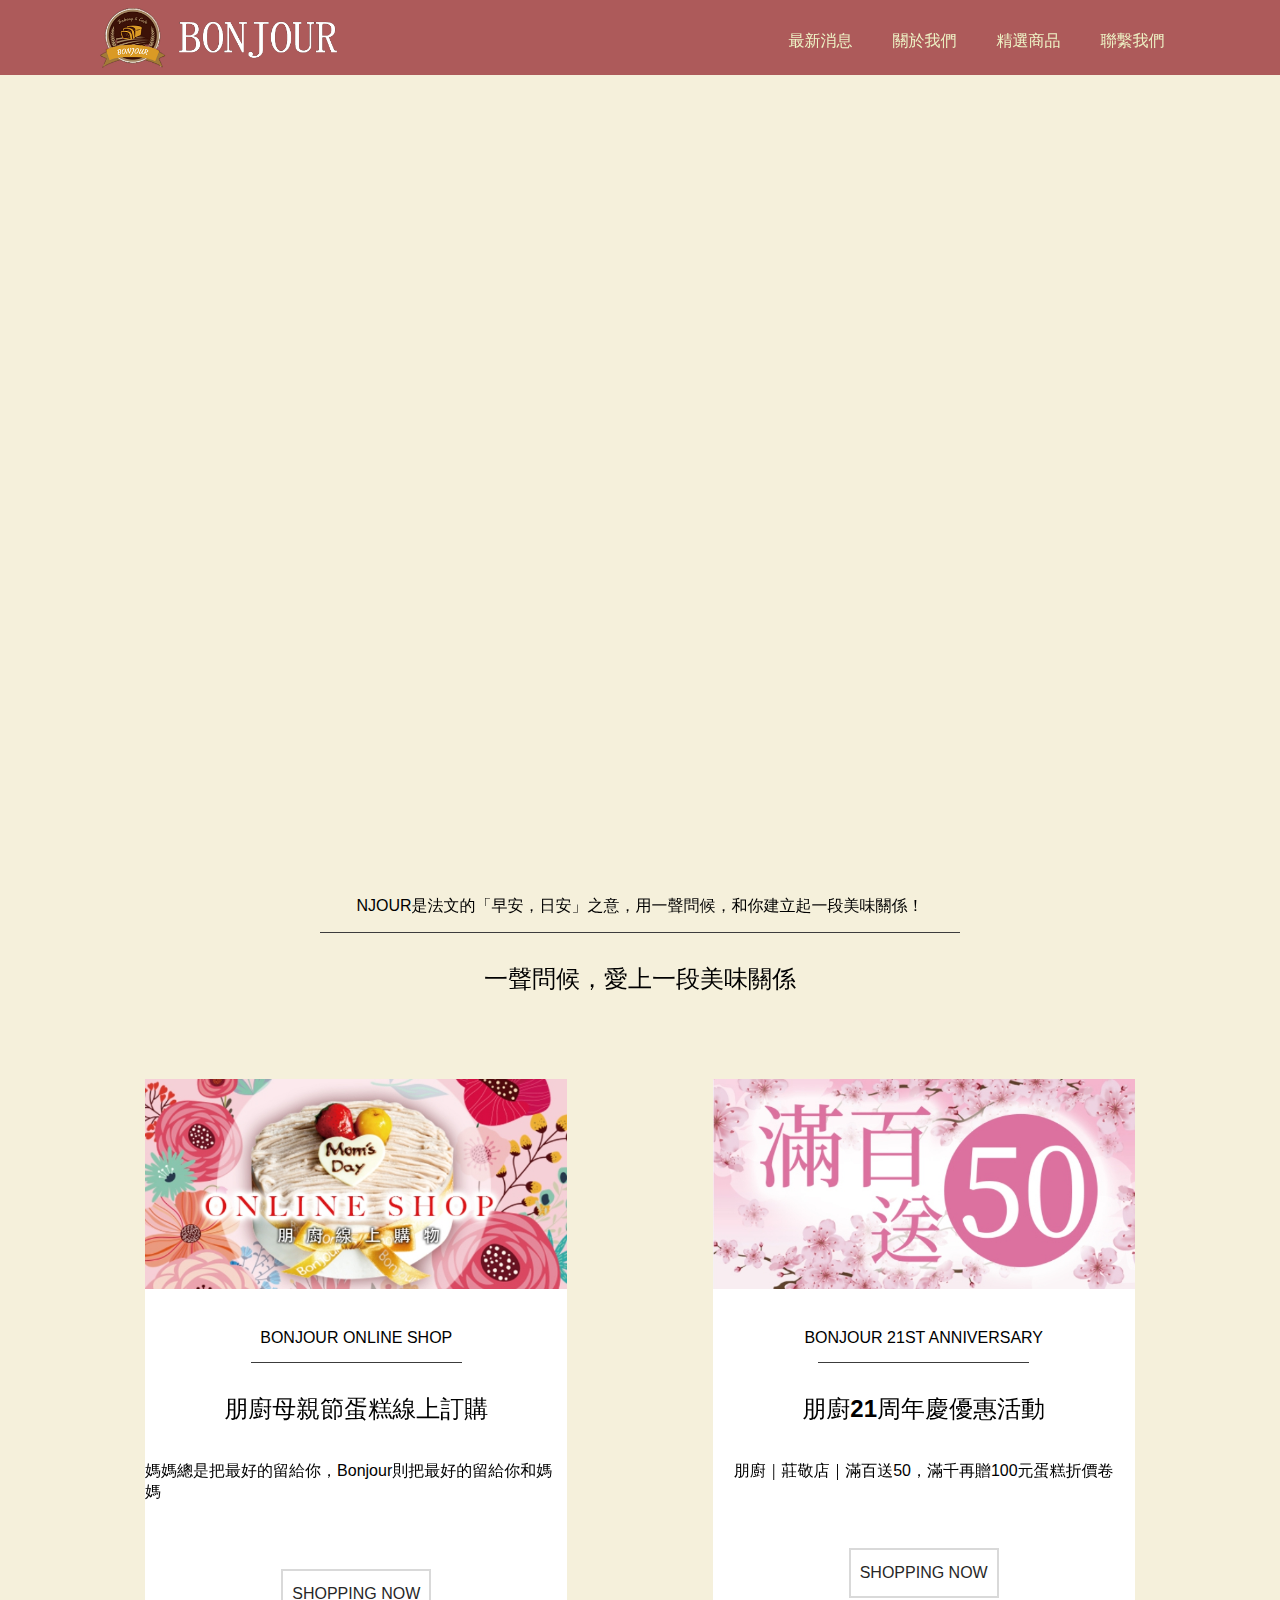
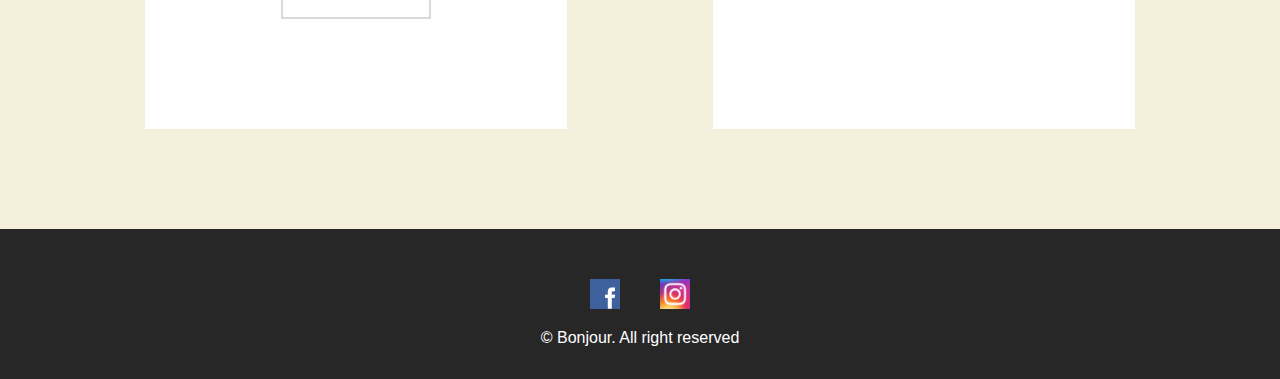
<file: 期中專題bonjour/index.html>
<!DOCTYPE html>
<html>
<head>
    <title>專題Bonjour!朋廚烘焙坊</title>
    <meta charset="UTF-8">
    <meta name="viewport" content="width=device-width, initial-scale=1.0">
    <link rel="stylesheet" href="https://necolas.github.io/normalize.css/">
    <link rel="stylesheet"  type="text/css" href="css/style.css">
</head>
<body>
    <header class="header">
        <h1 href class="title">
          <a href="index.html" >
            <img src="./img/logo3.png" class="title_img"/>
          </a>
        </h1>
          <div class="header_right">
            <nav class="nav">
              <ul class="nav_box">
                <li class="nav_item">
                  <a href="#sales" class="nav_item_link">最新消息</a>
                </li>
                <li class="nav_item">
                  <a href="about.html" class="nav_item_link">關於我們</a>
                </li>
                <li class="nav_item">
                  <a href="menu.html" class="nav_item_link">精選商品</a>
                </li>
                <li class="nav_item">
                  <a href="https://www.facebook.com/bonjour1999/" class="nav_item_link">聯繫我們</a>
                </li>
              </ul>
            </nav>
          </div>
      </header>
    
        <div class="slider_container" style="display: flex; justify-content: center;">
            <div>
                <img class="top_img" src="img/hp1.jpg" alt="pure css3 slider" />
                <span class="info"></span>
            </div>
            <div>
                <img class="top_img" src="img/hp2.jpg" alt="pure css3 slider" />
                <span class="info"></span>
            </div>
            <div>
                <img class="top_img" src="img/hp3.jpg" alt="pure css3 slider" />
                <span class="info"></span>
            </div>
            <div>
                <img class="top_img" src="img/hp4.jpg" alt="pure css3 slider" />
                <span class="info"></span>
            </div>
            <div>
                <img class="top_img" src="img/hp5.jpg" alt="pure css3 slider" />
                <span class="info"></span>
            </div>
        </div>
    
    <div class="slogan">
        <div><a>NJOUR是法文的「早安，日安」之意，用一聲問候，和你建立起一段美味關係！</a> </div>
        <div class="seperation"></div>
        <div><h2>一聲問候，愛上一段美味關係</h2></div>
    </div>
    <div class = "topSales" id="sales">
            <div class = "grid-style">
                <div class ="box">
                    <img class="salesPic"src =./img/left.jpg alt>
                    <div class="content">
                        <header class="align-center">
                            <a>BONJOUR ONLINE SHOP</a>
                            <div class="seperation"></div>
                            <h2>朋廚母親節蛋糕線上訂購</h2>
                            <p>媽媽總是把最好的留給你，Bonjour則把最好的留給你和媽媽</p>
                        </header>
                        <footer class="align-center">
                            <a class="button" style="text-decoration:none;" href="https://bonjour.oddle.me/zh_tw">SHOPPING NOW</a>
                        </footer>
                    </div>
                </div>
                <div class ="box">
                    <img class="salesPic" src =./img/right.jpg>
                    <div class="content">
                        <header class="align-center">
                            <a>BONJOUR 21ST ANNIVERSARY</a>
                            <div class="seperation"></div>
                            <h2>朋廚21周年慶優惠活動</h2>
                            <p>朋廚｜莊敬店｜滿百送50，滿千再贈100元蛋糕折價卷</p>
                        </header>
                        <footer class="align-center">
                            <a class="button" style="text-decoration:none;" href="https://www.e-bonjour.com.tw/news2.html">SHOPPING NOW</a>
                        </footer>
                    </div>
                </div>
            </div>
    </div>
    <footer id = "footer">
        <div class="icon">
            <a href="https://www.facebook.com/bonjour1999/"><img class="imgicon" src="img/fb.png" > </a>     
            <a href="https://www.instagram.com/bonjourmylife/?hl=zh-tw"><img class="imgicon"src="img/ig.png"></a>
        </div>
        <p class="copyright"> &copy; Bonjour. All right reserved</p>
    </footer>
</body>

</html>
</file>
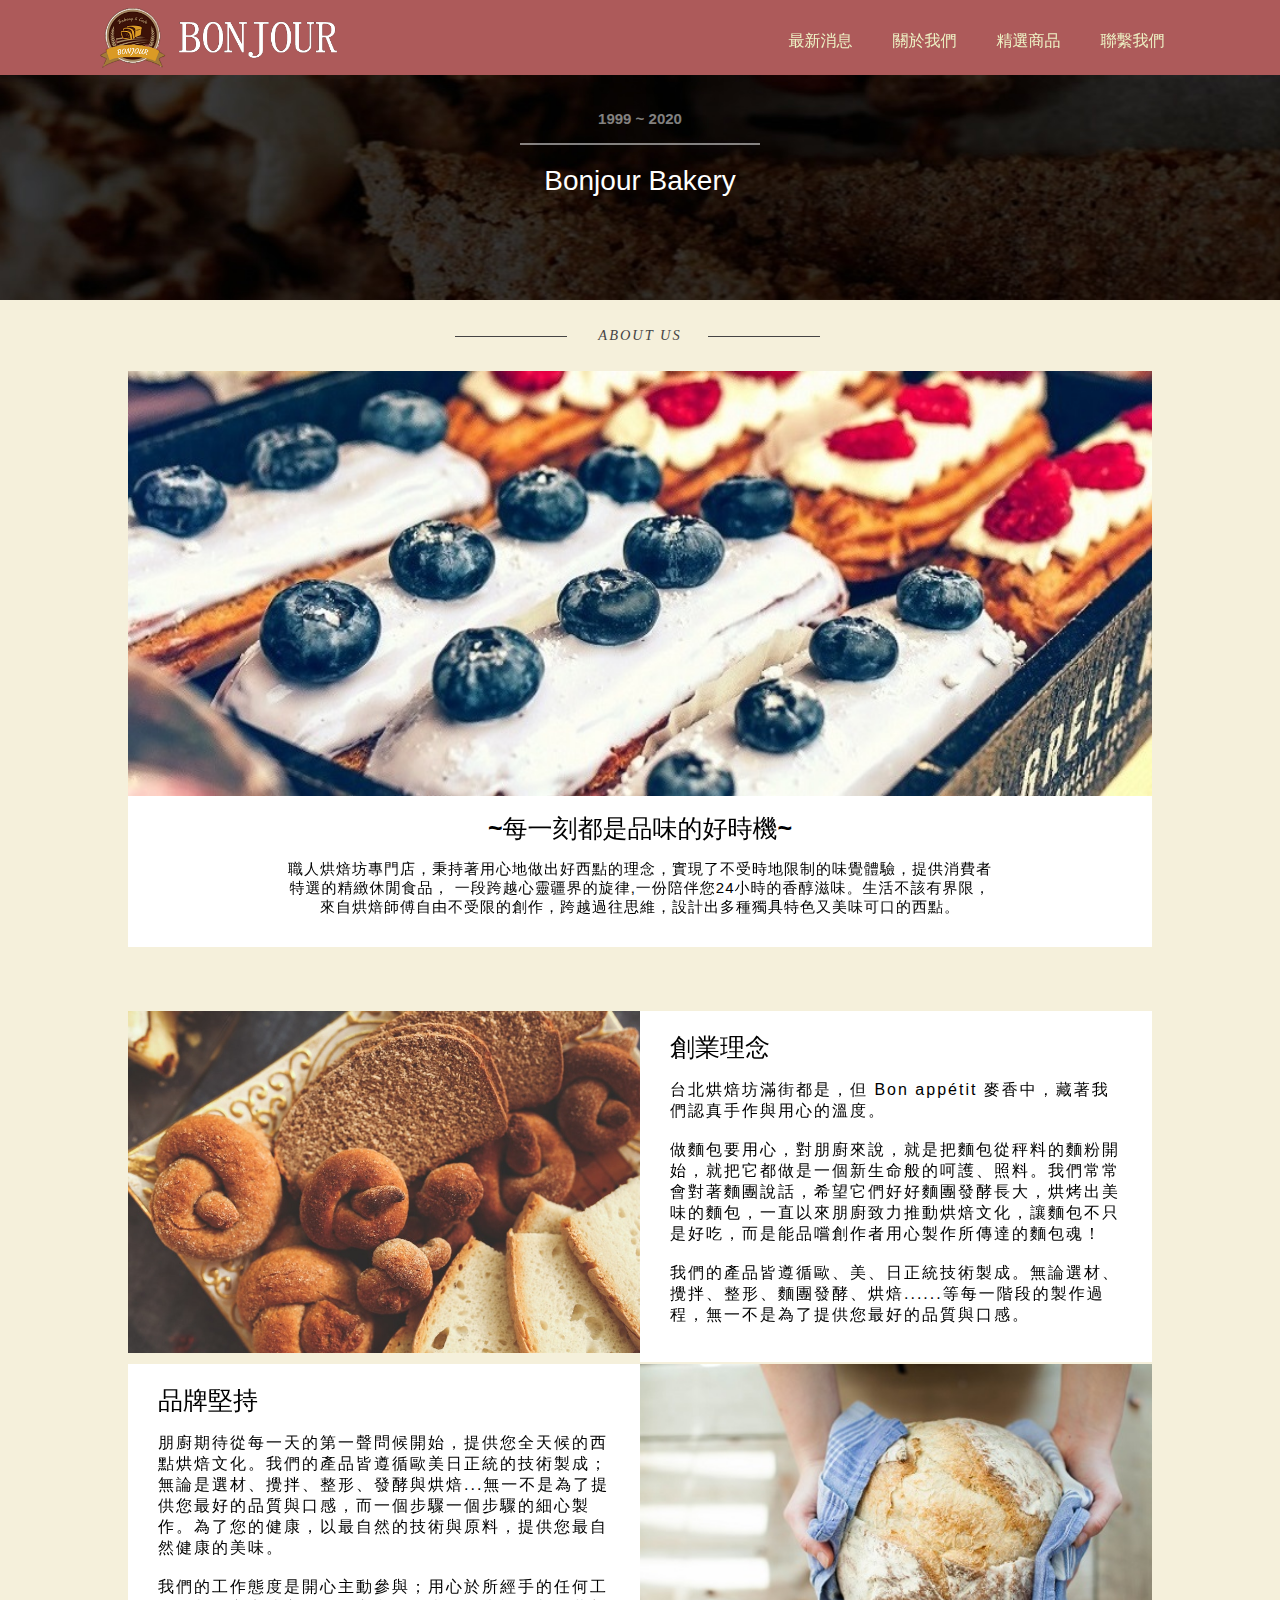
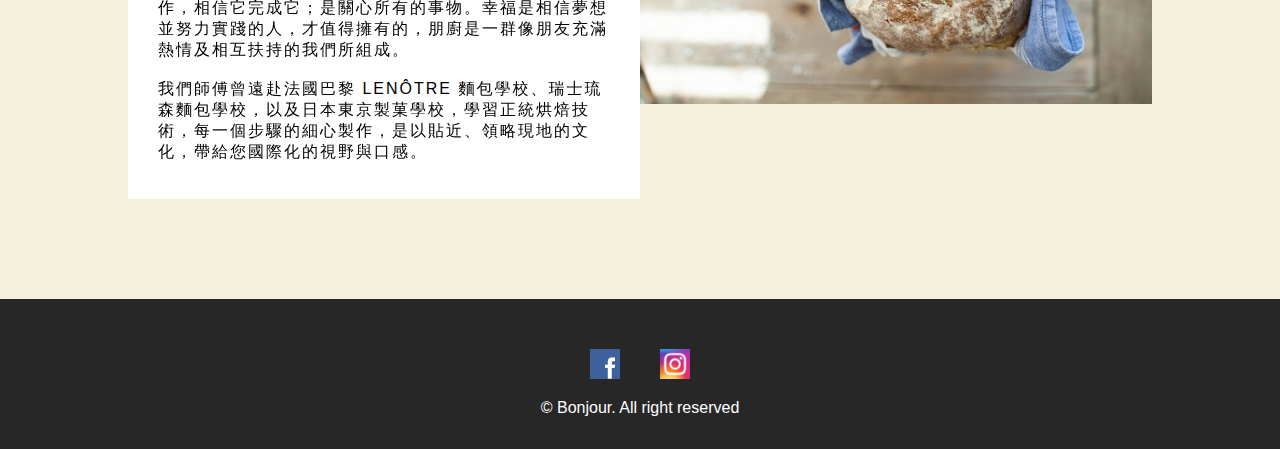
<file: 期中專題bonjour/about.html>
<!doctype html>
<html>
  <head>
    <link rel="icon" href="./img/logo1.png" type="image/x-icon">
    <link href="css/style2.css" rel=stylesheet type="text/css">
    <title>Bonjour! 朋廚</title>
  </head>
  <body class="bg body">
    <header class="header">
      <h1 href class="title">
        <a href="index.html" >
          <img src="./img/logo3.png" class="title_img"/>
        </a>
      </h1>
        <div class="header_right">
          <nav class="nav">
            <ul class="nav_box">
              <li class="nav_item">
                <a href="index.html#sales" class="nav_item_link">最新消息</a>
              </li>
              <li class="nav_item">
                <a href="about.html" class="nav_item_link">關於我們</a>
              </li>
              <li class="nav_item">
                <a href="menu.html" class="nav_item_link">精選商品</a>
              </li>
              <li class="nav_item">
                <a href="https://www.facebook.com/bonjour1999/" class="nav_item_link">聯繫我們</a>
              </li>
            </ul>
          </nav>
        </div>
    </header>
    <div class="top_content">
      <img src="./img/1.jpeg" class="img_1">
      <div class="top_text">
        <p class="top_text1">1999 ~ 2020</p>
        <div class="seperation"></div>
        <p class="top_text2">Bonjour Bakery</p>
      </div>
    </div>
    
    <div class="rect">  
      <div class="horizon"></div>
      <div class="about_box">
        <p class="about">ABOUT US</p>
      </div>
      <div class="horizon2"></div>
    </div>
    <div class="mid_content">
      <img src="./img/2.jpg" class="img_2">
      <div class="img2_text">
        <span class="title1_text">~每一刻都是品味的好時機~</span>
        <p class="text1">職人烘焙坊專門店，秉持著用心地做出好西點的理念，實現了不受時地限制的味覺體驗，提供消費者特選的精緻休閒食品，
          一段跨越心靈疆界的旋律,一份陪伴您24小時的香醇滋味。生活不該有界限，
          來自烘焙師傅自由不受限的創作，跨越過往思維，設計出多種獨具特色又美味可口的西點。
        </p>
      </div>
    </div>
    <div class="bottom_content">
      <div class="bottom1">
        <img src="./img/3.jpg" class="img_3">
        <div class="img3_box_text">
          <span class="title2_text">創業理念</span>
          <p class="text2">台北烘焙坊滿街都是，但 Bon appétit 麥香中，藏著我們認真手作與用心的溫度。<br><br>
  
            做麵包要用心，對朋廚來說，就是把麵包從秤料的麵粉開始，就把它都做是一個新生命般的呵護、照料。我們常常會對著麵團說話，希望它們好好麵團發酵長大，烘烤出美味的麵包，一直以來朋廚致力推動烘焙文化，讓麵包不只是好吃，而是能品嚐創作者用心製作所傳達的麵包魂！<br><br>
            我們的產品皆遵循歐、美、日正統技術製成。無論選材、攪拌、整形、麵團發酵、烘焙......等每一階段的製作過程，無一不是為了提供您最好的品質與口感。
          </p>
        </div>
      </div>
      <div class="bottom2">
        <img src="./img/4.jpg" class="img_4">
        <div class="img4_box_text">
          <span class="title3_text">品牌堅持</span>
          <p class="text3">朋廚期待從每一天的第一聲問候開始，提供您全天候的西點烘焙文化。我們的產品皆遵循歐美日正統的技術製成；無論是選材、攪拌、整形、發酵與烘焙...無一不是為了提供您最好的品質與口感，而一個步驟一個步驟的細心製作。為了您的健康，以最自然的技術與原料，提供您最自然健康的美味。<br><br>
  
            我們的工作態度是開心主動參與；用心於所經手的任何工作，相信它完成它；是關心所有的事物。幸福是相信夢想並努力實踐的人，才值得擁有的，朋廚是一群像朋友充滿熱情及相互扶持的我們所組成。<br><br>
            我們師傅曾遠赴法國巴黎 LENÔTRE 麵包學校、瑞士琉森麵包學校，以及日本東京製菓學校，學習正統烘焙技術，每一個步驟的細心製作，是以貼近、領略現地的文化，帶給您國際化的視野與口感。
          </p>
        </div>
      </div>
    </div>
    <footer id = "footer">
      <div class="icon">
          <a href="https://www.facebook.com/bonjour1999/"><img class="imgicon" src="img/fb.png" style="width: 30px; height:30px;"> </a>     
          <a href="https://www.instagram.com/bonjourmylife/?hl=zh-tw"><img class="imgicon" src="img/ig.png" style="width: 30px; height:30px;"> </a>
      </div>
      <p class="copyright"> &copy; Bonjour. All right reserved</p>
  </footer>
  </body>
</html>
</file>
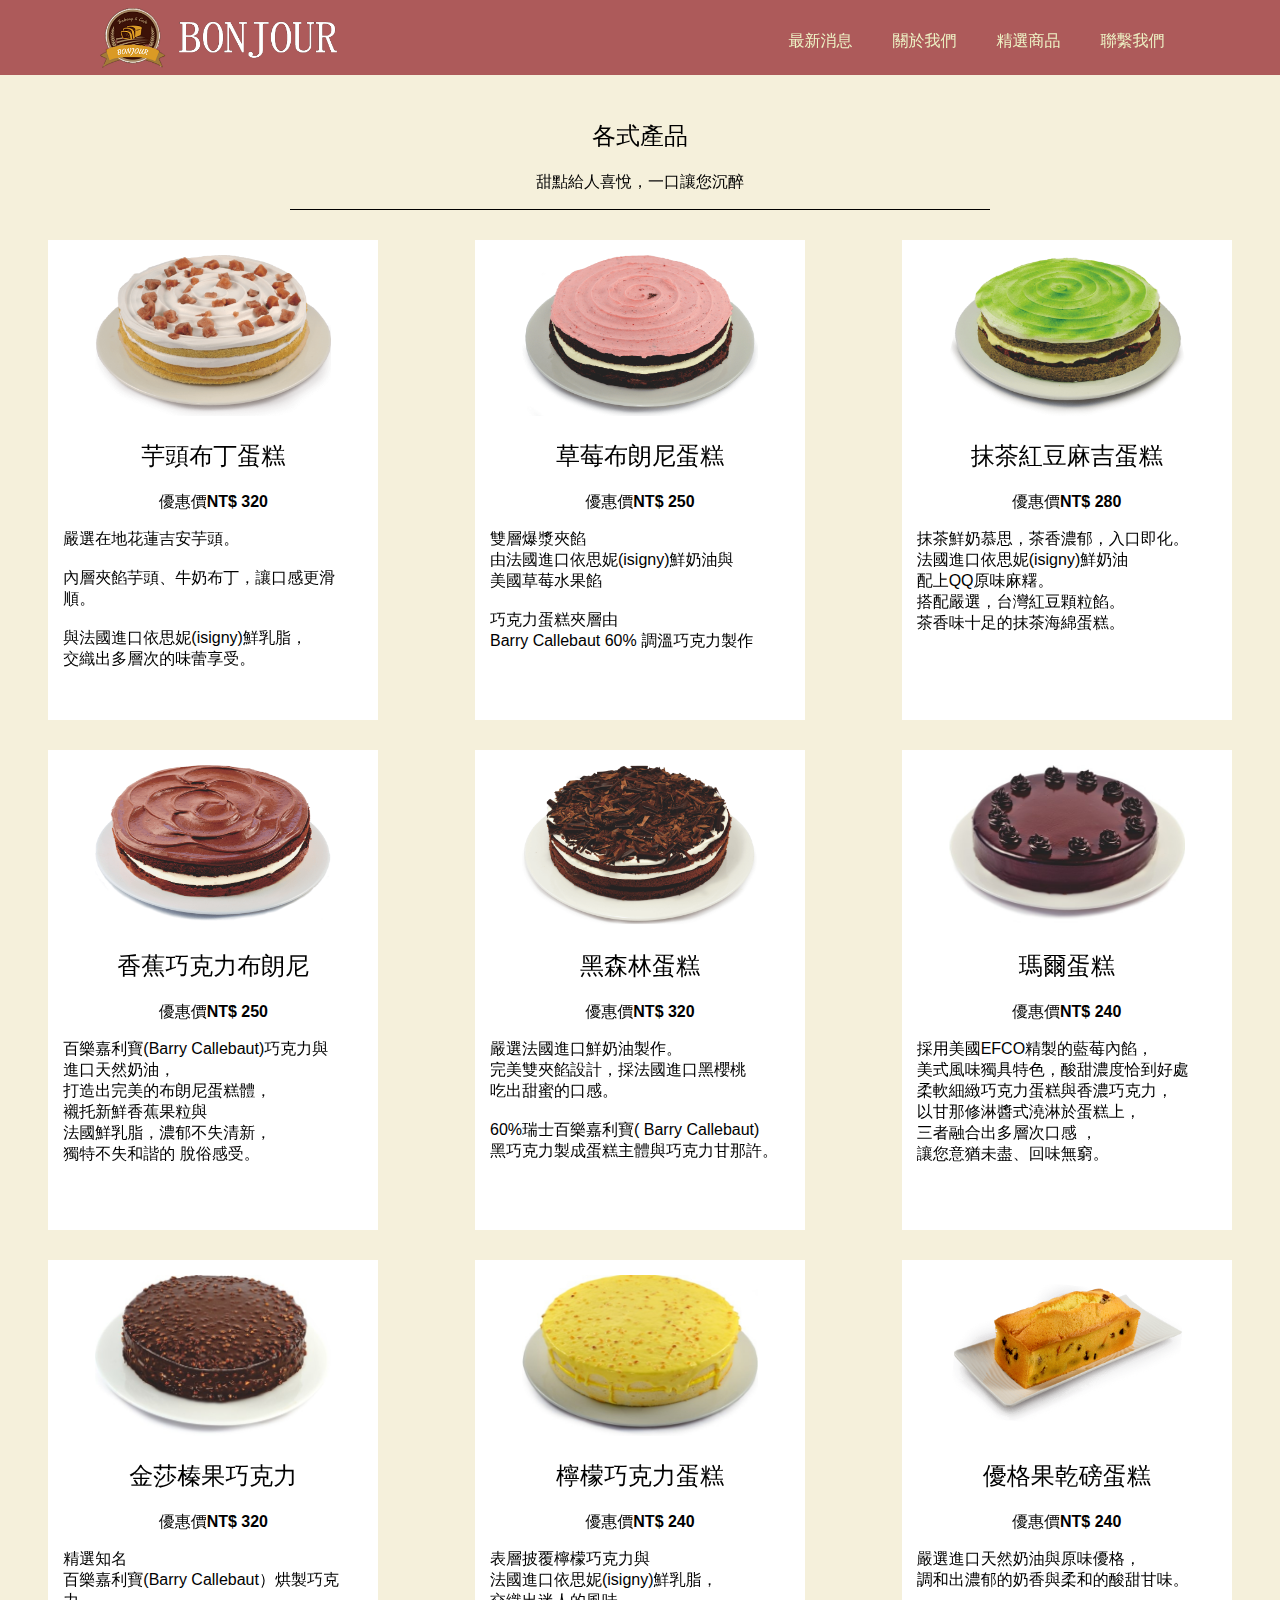
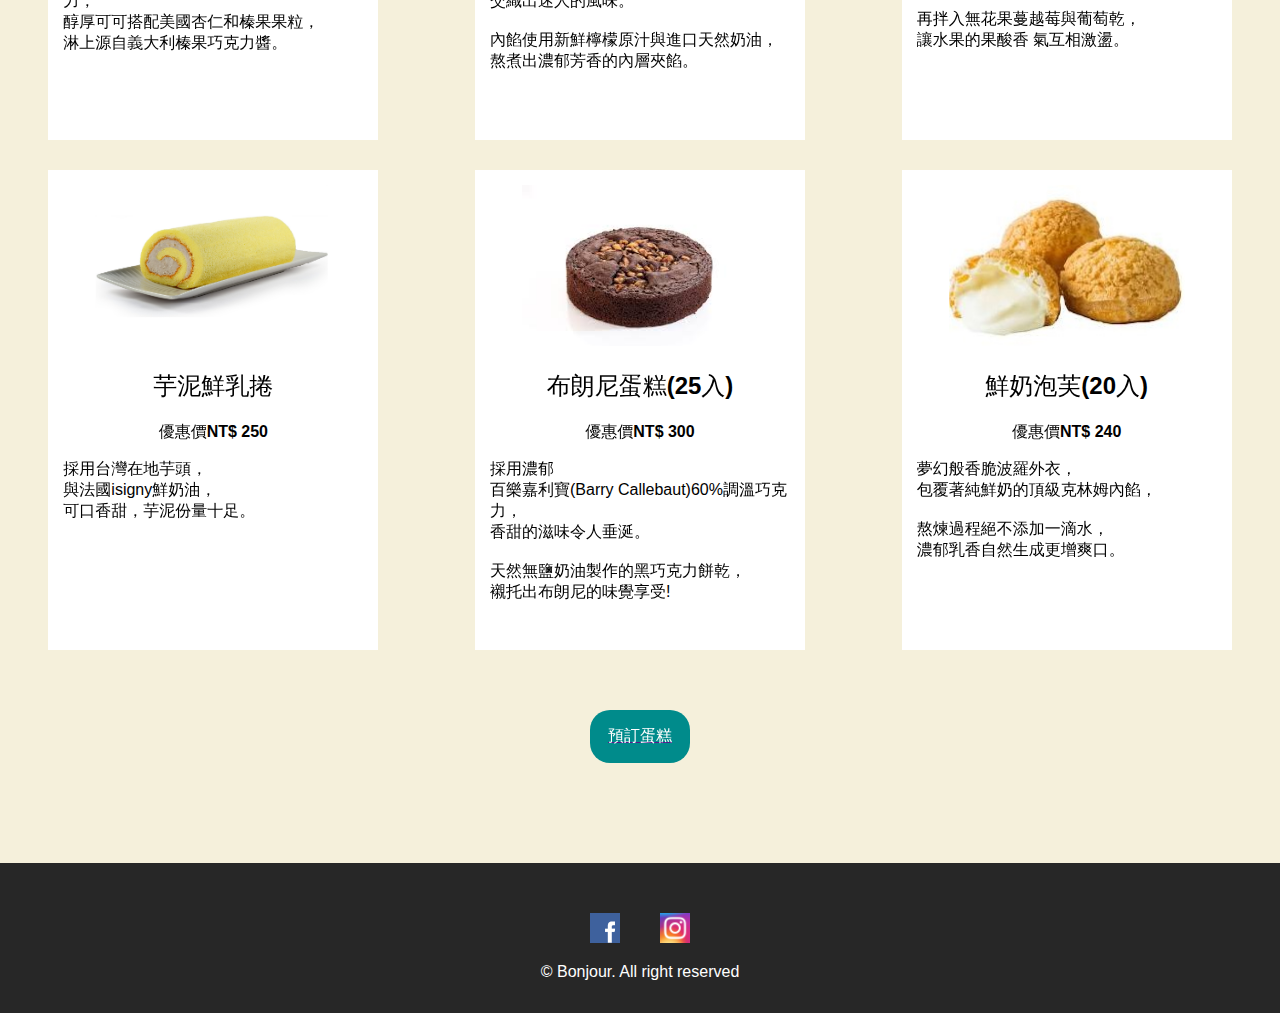
<file: 期中專題bonjour/menu.html>
<!DOCTYPE HTML>
<html>
	<head>
        <title>Bonjour! 朋廚</title>
        <link rel="icon" href="img/icon.png" type="image/x-icon">
        <meta charset="utf-8" />
		<link rel="stylesheet" href="css/style3.css" />
	</head>
	<body class="bg body">
	    <header class="header">
            <h1 href class="title">
                <a href="index.html" >
                    <img src="img/logo3.png" class="title_img"/>
                </a>
            </h1>
                <div class="header_right">
                    <nav class="nav">
                        <ul class="nav_box">
                            <li class="nav_item">
                                <a href="index.html#sales" class="nav_item_link">最新消息</a>
                            </li>
                            <li class="nav_item">
                                <a href="about.html" class="nav_item_link">關於我們</a>
                            </li>
                            <li class="nav_item">
                                <a href="menu.html" class="nav_item_link">精選商品</a>
                            </li>
                            <li class="nav_item">
                                <a href="https://www.facebook.com/bonjour1999/" class="nav_item_link">聯繫我們</a>
                            </li>
                        </ul>
                    </nav>
                </div>
        </header>
			<body>
                <div class="starter">
                    <header style="margin-top: 100px;">
                        <h2>各式產品</h2>
                        <p>甜點給人喜悅，一口讓您沉醉</p>
                    </header>
                    <div class="blackline">
                    </div>
                </div>
				<div class="flex"style="margin-top:30px">
                    <div class="cakebox">
                        <div style="text-align:center;">
                            <a>
                                <img src="img/tarocake.png" class="imagesize">
                            </a>
                            <h2>芋頭布丁蛋糕</h2>
                            <div class="price_text">
                                <b>優惠價NT$ 320</b>
                            </div>	
                        </div>
                        <div>
                            <p>嚴選在地花蓮吉安芋頭。<br><br>
                            內層夾餡芋頭、牛奶布丁，讓口感更滑順。<br><br>
                            與法國進口依思妮(isigny)鮮乳脂，<br>交織出多層次的味蕾享受。</p>
                            <p>&nbsp;</p>
                            <p>&nbsp;</p>
                        </div>
                    </div>
                    <div class="cakebox">
                        <div style="text-align:center;">
                            <a>
                                <img src="img/stbr.png" class="imagesize">
                            </a>
                            <h2>草莓布朗尼蛋糕</h2>
                            <div class="price_text">
                                <b>優惠價NT$ 250</b>
                            </div>	
                        </div>
                        <div>
                            <p>雙層爆漿夾餡<br>
                                由法國進口依思妮(isigny)鮮奶油與<br>
                                美國草莓水果餡<br><br>
                                巧克力蛋糕夾層由<br>
                                Barry Callebaut 60% 調溫巧克力製作</p>
                            <p>&nbsp;</p>
                            <p>&nbsp;</p>
                        </div>
                    </div>
                    <div class="cakebox">
                        <div style="text-align:center;">
                            <a>
                                <img src="img/marb.png" class="imagesize">
                            </a>
                            <h2>抹茶紅豆麻吉蛋糕</h2>
                            <div class="price_text">
                                <b>優惠價NT$ 280</b>
                            </div>	
                        </div>
                        <div>
                            <p>抹茶鮮奶慕思，茶香濃郁，入口即化。<br>
                            法國進口依思妮(isigny)鮮奶油<br>
                            配上QQ原味麻糬。<br>
                            搭配嚴選，台灣紅豆顆粒餡。<br>
                            茶香味十足的抹茶海綿蛋糕。</p>
                            <p>&nbsp;</p>
                            <p>&nbsp;</p>
                        </div>
                    </div>
                    <div class="cakebox">
                        <div style="text-align:center;">
                            <a>
                                <img src="img/bacho.png" class="imagesize">
                            </a>
                            <h2>香蕉巧克力布朗尼</h2>
                            <div class="price_text">
                                <b>優惠價NT$ 250</b>
                            </div>	
                        </div>
                        <div>
                            <p>百樂嘉利寶(Barry Callebaut)巧克力與<br>
                            進口天然奶油，<br>
                            打造出完美的布朗尼蛋糕體，<br>
                            襯托新鮮香蕉果粒與<br>
                            法國鮮乳脂，濃郁不失清新，<br>
                            獨特不失和諧的 脫俗感受。</p>
                            <p>&nbsp;</p>
                            <p>&nbsp;</p>
                        </div>
                    </div>
                    <div class="cakebox">
                        <div style="text-align:center;">
                            <a>
                                <img src="img/cho.png" class="imagesize">
                            </a>
                            <h2>黑森林蛋糕</h2>
                            <div class="price_text">
                                <b>優惠價NT$ 320</b>
                            </div>
                        </div>
                        <div>
                            <p>嚴選法國進口鮮奶油製作。<br>
                            完美雙夾餡設計，採法國進口黑櫻桃<br>
                            吃出甜蜜的口感。<br><br>
                            60%瑞士百樂嘉利寶( Barry Callebaut)<br>
                            黑巧克力製成蛋糕主體與巧克力甘那許。</p>
                            <p>&nbsp;</p>
                            <p>&nbsp;</p>
                        </div>
                    </div>
                    <div class="cakebox">
                        <div style="text-align:center;">
                            <a>
                                <img src="img/mare.jpg" class="imagesize">
                            </a>
                            <h2>瑪爾蛋糕</h2>
                            <div class="price_text">
                                <b>優惠價NT$ 240</b>
                            </div>	
                        </div>
                        <div>
                            <p>採用美國EFCO精製的藍莓內餡，<br>
                            美式風味獨具特色，酸甜濃度恰到好處<br>
                            柔軟細緻巧克力蛋糕與香濃巧克力，<br>
                            以甘那修淋醬式澆淋於蛋糕上，<br>
                            三者融合出多層次口感 ，<br>
                            讓您意猶未盡、回味無窮。</p>
                            <p>&nbsp;</p>
                            <p>&nbsp;</p>
                        </div>
                    </div>
                    <div class="cakebox">
                        <div style="text-align:center;">
                            <a>
                                <img src="img/roch.jpg" class="imagesize">
                            </a>
                            <h2>金莎榛果巧克力</h2>
                            <div class="price_text">
                                <b>優惠價NT$ 320</b>
                            </div>	
                        </div>
                        <div>
                            <p>精選知名<br>
                            百樂嘉利寶(Barry Callebaut）烘製巧克力，<br>
                            醇厚可可搭配美國杏仁和榛果果粒，<br>
                            淋上源自義大利榛果巧克力醬。<br></p>
                            <p>&nbsp;</p>
                            <p>&nbsp;</p>
                        </div>
                    </div>
                    <div class="cakebox">
                        <div style="text-align:center;">
                            <a>
                                <img src="img/lecho.jpg" class="imagesize">
                            </a>
                            <h2>檸檬巧克力蛋糕</h2>
                            <div class="price_text">
                                <b>優惠價NT$ 240</b>
                            </div>	
                        </div>
                        <div>
                            <p>表層披覆檸檬巧克力與<br>
                            法國進口依思妮(isigny)鮮乳脂，<br>
                            交織出迷人的風味。<br><br>
                            內餡使用新鮮檸檬原汁與進口天然奶油，<br>
                            熬煮出濃郁芳香的內層夾餡。</p>
                            <p>&nbsp;</p>
                            <p>&nbsp;</p>
                        </div>
                    </div>
                    <div class="cakebox">
                        <div style="text-align:center;">
                            <a>
                                <img src="img/yofr.png" class="imagesize">
                            </a>
                            <h2>優格果乾磅蛋糕</h2>
                            <div class="price_text">
                                <b>優惠價NT$ 240</b>
                            </div>	
                        </div>
                        <div>
                            <p>嚴選進口天然奶油與原味優格，<br>
                            調和出濃郁的奶香與柔和的酸甜甘味。<br><br>
                            再拌入無花果蔓越莓與葡萄乾，<br>
                            讓水果的果酸香 氣互相激盪。</p>
                            <p>&nbsp;</p>
                            <p>&nbsp;</p>
                        </div>
                    </div>
                    <div class="cakebox">
                        <div style="text-align:center;">
                            <a>
                                <img src="img/tami.jpg" class="imagesize">
                            </a>
                            <h2>芋泥鮮乳捲</h2>
                            <div class="price_text">
                                <b>優惠價NT$ 250</b>
                            </div>	
                        </div>
                        <div>
                            <p>採用台灣在地芋頭，<br>
                            與法國isigny鮮奶油，<br>
                            可口香甜，芋泥份量十足。</p>
                            <p>&nbsp;</p>
                            <p>&nbsp;</p>
                        </div>
                    </div>
                    <div class="cakebox">
                        <div style="text-align:center;">
                            <a>
                                <img src="img/bro1.jpg" class="imagesize">
                            </a>
                            <h2>布朗尼蛋糕(25入)</h2>
                            <div class="price_text">
                                <b>優惠價NT$ 300</b>
                            </div>	
                        </div>
                        <div>
                            <p>採用濃郁<br>
                            百樂嘉利寶(Barry Callebaut)60%調溫巧克力，<br>
                            香甜的滋味令人垂涎。<br><br>
                            天然無鹽奶油製作的黑巧克力餅乾，<br>
                            襯托出布朗尼的味覺享受!</p>
                            <p>&nbsp;</p>
                            <p>&nbsp;</p>
                        </div>
                    </div>
                    <div class="cakebox">
                        <div style="text-align:center;">
                            <a>
                                <img src="img/puff1.jpg" class="imagesize">
                            </a>
                            <h2>鮮奶泡芙(20入)</h2>
                            <div class="price_text">
                                <b>優惠價NT$ 240</b>
                            </div>	
                        </div>
                        <div>
                            <p>夢幻般香脆波羅外衣，<br>
                            包覆著純鮮奶的頂級克林姆內餡，<br><br>
                            熬煉過程絕不添加一滴水，<br>
                            濃郁乳香自然生成更增爽口。</p>
                            <p>&nbsp;</p>
                            <p>&nbsp;</p>
                        </div>
                    </div>
				</div>
            </body>
            <div class="book">
                <div style=" width:100px;background-color: darkcyan;border-radius: 20px; text-decoration:none;">
                    <a href=""><p style="color:white;">預訂蛋糕</p></a>
                </div>
            </div>

		<!-- Footer -->
        <footer id = "footer">
            <div class="icon">
                <a href="https://www.facebook.com/bonjour1999/"><img class="imgicon" src="img/fb.png" > </a>     
                <a href="https://www.instagram.com/bonjourmylife/?hl=zh-tw"><img class="imgicon"src="img/ig.png"></a>
            </div>
            <p class="copyright"> &copy; Bonjour. All right reserved</p>
        </footer>
	</body>
</html>
</file>
<file: 期中專題bonjour/css/style.css>
body{
    background-color: #f5f0db;
    font-family:  Arial, "WenQuanYi Zen Hei", "儷黑 Pro", "LiHei Pro", "Microsoft JhengHei", "맑은 고딕", sans-serif;
    margin: auto
}
.header{
    position: fixed;
    display: flex;
    width: 100%;
    height: 72px;
    flex-direction: row;
    justify-content: space-between;
    align-items: center;
    margin: auto;
    background-size: cover;
    background-color:#AD5A5A;
    z-index: 10;
    padding: 0.1%;
  }

.title{
    width: 60%;
  }
.title_img{
    width: 130%;
    max-width: 270px;
    margin-top: 1.5%;
    margin-left: 15%;
}
.header_right{
    min-width: 20%;
    display: flex;
    flex-direction: column;
    margin-left: 10%;
}

.nav{
    margin-top: 8px;
}

.nav_box{
    margin-right: 200px;
    padding: 0px;
    display: flex;
    width: 100%;
    flex-direction: row;
    border-radius: 3px;
}
.nav_item{
    list-style: none;
}
.nav_item_link{
    display: block;
    text-decoration: none;
    font-family: Arial, "WenQuanYi Zen Hei", "儷黑 Pro", "LiHei Pro", "Microsoft JhengHei", "맑은 고딕", sans-serif;
    font-size: 16px;
    font-weight: 500;
    padding: 16px 20px;
    letter-spacing: normal;
    text-align: left;
    color: #edf2c5;
}
.nav_item:hover{
      background-color: firebrick;
}
.align-center{
    display: flex;
    flex-direction: column;
    justify-content: center;
    align-items: center;
}

.showPic{
    width: 100%;
    max-height: 1080px;
    min-height: 400px;
}
.slider_container {
    width: 100%;
    max-height: 1080px;
    display: flex;
    justify-content: flex-end;
    align-items: center;
    background-color: white;

}
.top_img{
    width:100%;
}
.slider_container div {
    position: absolute;
    top: 73px;
    left: 0;
    opacity: 0;
    filter: alpha(opacity=0);
}

.slider_container div {
    -webkit-animation: round 25s linear infinite;
            animation: round 25s linear infinite;
}

@-webkit-keyframes round {
    4% {
        opacity: 1;
        filter: alpha(opacity=100);
        /* 0 - 1秒 淡入*/
    }
    20% {
        opacity: 1;
        filter: alpha(opacity=100);
        /* 1- 5秒靜止*/
    }
    24% {
        opacity: 0;
        filter: alpha(opacity=0);
        /* 5-6秒淡出*/
    }
}
@keyframes round {
    4% {
        opacity: 1;
        filter: alpha(opacity=100);
        /* 0 - 1秒 淡入*/
    }
    20% {
        opacity: 1;
        filter: alpha(opacity=100);
        /* 1- 5秒靜止*/
    }
    24% {
        opacity: 0;
        filter: alpha(opacity=0);
        /* 5-6秒淡出*/
    }
}

.slider_container div:nth-child(5) {
    -webkit-animation-delay: 0s;
            animation-delay: 0s;
}

.slider_container div:nth-child(4) {
    -webkit-animation-delay: 5s;
            animation-delay: 5s;
}

.slider_container div:nth-child(3) {
    -webkit-animation-delay: 10s;
            animation-delay: 10s;
}

.slider_container div:nth-child(2) {
    -webkit-animation-delay: 15s;
            animation-delay: 15s;
}

.slider_container div:nth-child(1) {
    -webkit-animation-delay: 20s;
            animation-delay: 20s;
}
/*.slider_container span {    
    color: #000;
    background: #fff;
    position: absolute;
    left: 0%;
    top: 280px;
    width: 400px;
    height: 100px;
    font-size: 30px;
    text-align: center;
    line-height: 100px;
    -webkit-transform:scaleY(0);
        -ms-transform:scaleY(0);
            transform:scaleY(0);
    -webkit-transition: all 0.5s ease-in-out;
            transition: all 0.5s ease-in-out;
}

.slider_container:hover span {
    width: 100%;
    -webkit-transform:scaleY(1);
        -ms-transform:scaleY(1);
            transform:scaleY(1);
}

.slider_container:hover div {
    -webkit-animation-play-state: paused;
            animation-play-state: paused;
}*/
.top_content{
    display: flex;
    flex-direction: column;
    width: 100%;
    height: 50%;
    top: 72px;
    left: 0px;
    justify-content: flex-start;
    align-items: center;
    padding-bottom: 0%;
  }
.img_1{
    width: auto;
    position: relative;
    min-width: 1520px;
    max-height: 300px;
}
.top_text{
    position: absolute;
    display: flex;
    flex-direction: column;
    align-items: center;
    text-align: center;
    padding-top: 35px;

}
.top_text1{
    font-weight: bold;
    margin-top: 35%;
    margin-bottom: 0;
    font-size: 15px;
    line-height: 0px;
    color: rgba(255, 255, 255, 0.5);
}
.seperation{
    width: 240px;
    height: 2px;
    background-color: rgba(255, 255, 255, 0.5);;
    margin-top: 10%;
    margin-bottom: 10%;
}
.top_text2{
    font-weight: 500;
    margin-top: 5%;
    margin-bottom: 0;
    font-size: 28px;
    line-height: 0px;
    color: white;
}
.slogan{
    padding-top: 70%;
    width: 100%;
    display: flex;
    flex-direction: column;
    align-items: center;
    text-align: center;
}
.topSales{
    margin-top: 5%;
}
.grid-style{
    display: flex;
    flex-direction: row;
    justify-content: space-evenly;
}
.box{
    background-color: #FFFFFF;
    width: 33% ;
    min-height: 650px ;
    display: flex;
    flex-direction: column;
}

.salesPic{
    max-width: 100%;
    max-height: 100%;
}

.content{
    padding-top:40px;
}

.content footer{
    margin-top: 50px;
}

.seperation{
    width: 50%;
    min-width: 150px;
    height:1px;
    background-color:#3C3C3C;
    margin-top: 15px;
    margin-bottom: 10px;
}
.button{
    box-shadow: inset 0 0 0 2px rgba(0,0,0,0.15);
    width:150px;
    height: 50px;
    line-height:50px;
    text-align: center;
    vertical-align: ce;
    color: #272727 !important
}
.button:hover{
    background-color: #f8f8d9;
}
#footer{
    background-color: #272727;
    width: 100%;
    height: 150px;
    margin-top: 100px;
}
.icon{
    display: flex;
    flex-direction: row;
    align-items: center;
    justify-content: center;
    padding-top: 50px;
    min-width:30px;
    width: auto;
}
.imgicon{
    padding-left: 20px;
    padding-right: 20px;
    max-width: 30px;
    max-height: 30px;
}
.copyright{
    display: flex;
    align-items: center;
    justify-content: center;
    color:white;   
}
</file>
<file: 期中專題bonjour/css/style2.css>
.bg{
    background-color: #f5f0db;
  }
  
  .body{
    margin: auto;
  }

  .header{
    position: fixed;
    display: flex;
    width: 100%;
    height: 72px;
    flex-direction: row;
    justify-content: space-between;
    align-items: center;
    margin: auto;
    background-size: cover;
    background-color:#AD5A5A;
    z-index: 10;
    padding: 0.1%;
  }

.title{
    width: 60%;
  }
.title_img{
    width: 130%;
    max-width: 270px;
    margin-top: 1.5%;
    margin-left: 15%;
}
.header_right{
    min-width: 20%;
    display: flex;
    flex-direction: column;

    margin-left: 10%;
}

.nav{
    margin-top: 8px;
  }

.nav_box{
    margin-right: 200px;
    padding: 0px;
    display: flex;
    width: 100%;
    flex-direction: row;
    border-radius: 3px;
  }
  .nav_item{
    list-style: none;
  }
  .nav_item_link{
    display: block;
    text-decoration: none;
    font-family: Arial, "WenQuanYi Zen Hei", "儷黑 Pro", "LiHei Pro", "Microsoft JhengHei", "맑은 고딕", sans-serif;
    font-size: 16px;
    font-weight: 500;
    padding: 16px 20px;
    letter-spacing: normal;
    text-align: left;
    color: #edf2c5;
  }
  .nav_item:hover{
      background-color: firebrick;
  }

  .top_content{
    display: flex;
    flex-direction: column;
    width: 100%;
    height: 20%;
    top: 72px;
    left: 0px;
    justify-content: flex-start;
    align-items: center;
    padding-bottom: 0%;
  }
.img_1{
    width: auto;
    position: relative;
    min-width: 1520px;
    max-height: 300px;
}
.top_text{
    position: absolute;
    display: flex;
    flex-direction: column;
    align-items: center;
    text-align: center;
    padding-top: 35px;

}
.top_text1{
    font-weight: bold;
    margin-top: 35%;
    margin-bottom: 0;
    font-size: 15px;
    line-height: 0px;
    color: rgba(255, 255, 255, 0.5);
    font-family: Arial, "WenQuanYi Zen Hei", "儷黑 Pro", "LiHei Pro", sans-serif;

}
.seperation{
    width: 240px;
    height: 2px;
    background-color: rgba(255, 255, 255, 0.5);;
    margin-top: 10%;
    margin-bottom: 10%;
}
.top_text2{
    font-weight: 500;
    margin-top: 5%;
    margin-bottom: 0;
    font-size: 28px;
    line-height: 0px;
    color: white;
    font-family: Arial, "WenQuanYi Zen Hei", "儷黑 Pro", "LiHei Pro", "Microsoft JhengHei", "맑은 고딕", sans-serif;
}

.rect{
    display: block;
    position: relative;
    flex-direction: row;
    text-align: center;
    margin: 0px;
    padding: 1%;

}
.horizon{
    width: 7rem;
    height: 1px;
    top: 50%;
    margin-left: -185px;
    background: #454444;
    display: inline-block;
    position: absolute;

}
.about_box{
    font-size: 90%;
    color: #454444;
    text-transform: uppercase;
    font-weight: 500;
    letter-spacing: 2px;
    margin-right: 4%;
    margin-left: 4%;
    font-style: italic;
}
.horizon2{
    width: 7rem;
    height: 1px;
    top: 50%;
    margin-left: 68px;
    right: auto;
    background: #454444;
    display: inline-block;
    position: absolute;

}

.mid_content{
    position: relative; 
    display: flex;
    flex-direction: column;

    background-color: white;
    margin-left: 10%;
    margin-right: 10%;
    padding: 0rem;
}
.img_2{
    width: 100%;
    height: 100%;
    
    max-height: 100%;
}
.img2_text{
    padding:1.5% 15%;
    text-align: center;
}
.title1_text{
    font-size: 25px;
    font-weight: bold;
    font-family: Arial, "WenQuanYi Zen Hei", "儷黑 Pro", "LiHei Pro", "Microsoft JhengHei", "맑은 고딕", sans-serif;

}
.text1{
    font-size: 15px;
    font-family: Arial, "WenQuanYi Zen Hei", "儷黑 Pro", "LiHei Pro", "Microsoft JhengHei", "맑은 고딕", sans-serif;
    letter-spacing: 1px;
}

.bottom_content{
    position: relative; 
    display: flex;
    flex-direction: column;
    margin-top: 4rem;
    
    margin-left: 10%;
    margin-right: 10%;
}
.bottom1{
    display: flex;
    flex-direction: row;
    margin-bottom: 0.1rem;
    
}
.img_3{
    width: 100%;
    height: 100%;
    min-height: 50%;
    min-width: 50%;
}
.img3_box_text{
    background-color: white;
    padding:20px 30px;
}
.title2_text{
    font-size: 25px;
    font-weight: bold;
    font-family: Arial, "WenQuanYi Zen Hei", "儷黑 Pro", "LiHei Pro", "Microsoft JhengHei", "맑은 고딕", sans-serif;

}
.text2{
    font-family: Arial, "WenQuanYi Zen Hei", "儷黑 Pro", "LiHei Pro", "Microsoft JhengHei", "맑은 고딕", sans-serif;
    margin-top: 1rem;
    letter-spacing: 2px;
}
.bottom2{
    display: flex;
    flex-direction: row-reverse;
    position: relative;
    
}
.img_4{
    width: 50%;
    height: 50%;
    min-height: 50%;
    min-width: 50%;
}
.img4_box_text{
    background-color: white;
    padding:20px 30px;
}
.title3_text{
    font-size: 25px;
    font-weight: bold;
    font-family: Arial, "WenQuanYi Zen Hei", "儷黑 Pro", "LiHei Pro", "Microsoft JhengHei", "맑은 고딕", sans-serif;
    
}
.text3{
    font-family: Arial, "WenQuanYi Zen Hei", "儷黑 Pro", "LiHei Pro", "Microsoft JhengHei", "맑은 고딕", sans-serif;
    margin-top: 1rem;
    letter-spacing: 2px;
}

#footer{
    background-color: #272727;
    width: 100%;
    height: 150px;
    margin-top:100px;
}
.icon{
    display: flex;
    flex-direction: row;
    align-items: center;
    justify-content: center;
    padding-top: 50px;
    min-width:30px;
    width: auto;
}
.imgicon{
    padding-left: 20px;
    padding-right: 20px;
}
.copyright{
    display: flex;
    align-items: center;
    font-family:  Arial, "WenQuanYi Zen Hei", "儷黑 Pro", "LiHei Pro", "Microsoft JhengHei", "맑은 고딕", sans-serif;
    justify-content: center;
    color:white;   
}
</file>
<file: 期中專題bonjour/css/style3.css>
.body{
    margin: auto;
    font-family: Arial, "WenQuanYi Zen Hei", "儷黑 Pro", "LiHei Pro", "Microsoft JhengHei", "맑은 고딕", sans-serif;
  }

.bg{
    background-color: #f5f0db;
  }

.header{
    position: fixed;
    display: flex;
    width: 100%;

    height: 72px;
    flex-direction: row;
    justify-content: space-between;
    align-items: center;
    margin: auto;
    background-size: cover;
    background-color:#AD5A5A;
    z-index: 10;
    padding: 0.1%;
  }

.title{
    width: 60%;
  }

.title_img{
    width: 130%;
    max-width: 270px;
    margin-top: 1.5%;
    margin-left: 15%;
}

  .header_right{
    min-width: 20%;
    display: flex;
    flex-direction: column;

    margin-left: 10%;
}
/*header field*/
.header2{
    position: fixed;
    top: 0px;
    left: 0px;
    display: flex;
    align-items: center;
    justify-content: start;
    width: 100%;
    height: 72px;
    background-size: cover;
    background-color:#AD5A5A;
    z-index: 10;
    padding: 0.1%;
  }


.nav{
    margin-top: 8px;
  }

.nav_box{
    margin-right: 200px;
    padding: 0px;
    display: flex;
    width: 100%;
    flex-direction: row;
    border-radius: 3px;
  }
  .nav_item{
    list-style: none;
  }
  .nav_item_link{
    display: block;
    text-decoration: none;
    font-family: Arial, "WenQuanYi Zen Hei", "儷黑 Pro", "LiHei Pro", "Microsoft JhengHei", "맑은 고딕", sans-serif;
    font-size: 16px;
    font-weight: 500;
    padding: 16px 20px;
    letter-spacing: normal;
    text-align: left;
    color: #edf2c5;
  }
  .nav_item:hover{
      background-color: firebrick;
  }

.starter{
    display: flex;
    flex-direction: column;
    width: 100%;
    height: 200%;
    top: 72px;
    left: 0px;
    justify-content: flex-start;
    align-items: center;
    padding-bottom: 0%;
    text-align:center;
}

.blackline{
    width:700px;
    height:1.5px;
    background-color: black;
}

.cakebox{
    background-color: white;
    height: 450px;
    width:300px;
    padding:15px;
    margin-bottom: 30px;
}

.flex{
    display: flex;
    justify-content: space-around;
    flex-wrap: wrap;
    
}

.contenttext {
    font-size:16px;
    text-align:center;
}

.imagesize {
    width:236px;
    height:161px;
}

.book{
    margin-top: 30px;
    width:100%;
    text-align: center;
    display: flex;
    justify-content: center;
    align-items: center;    
}

#footer{
  background-color: #272727;
  width: 100%;
  height: 150px;
  margin-top:100px;
}
.icon{
  display: flex;
  flex-direction: row;
  align-items: center;
  justify-content: center;
  padding-top: 50px;
  min-width:30px;
  width: auto;
}
.imgicon{
  padding-left: 20px;
  padding-right: 20px;
  max-width: 30px;
  max-height: 30px;
}
.copyright{
  display: flex;
  align-items: center;
  justify-content: center;
  color:white;   
}
</file>
